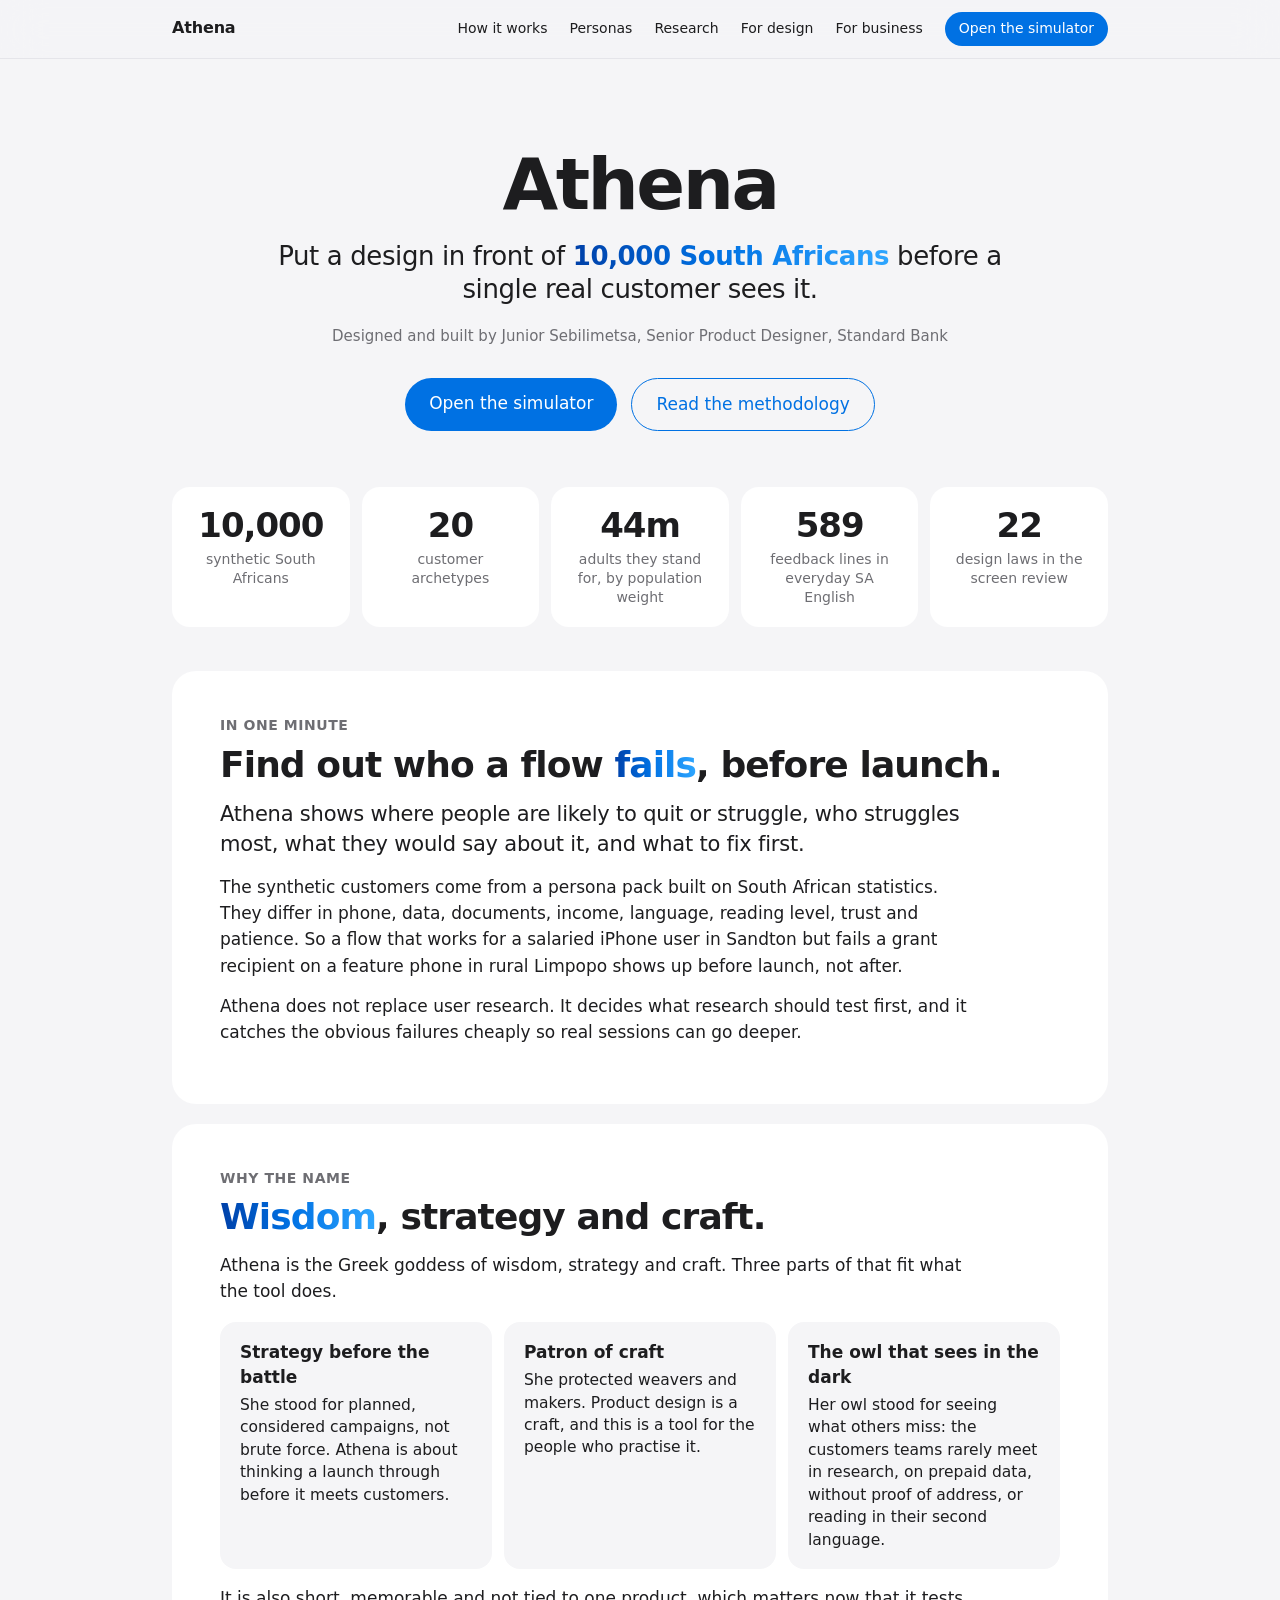
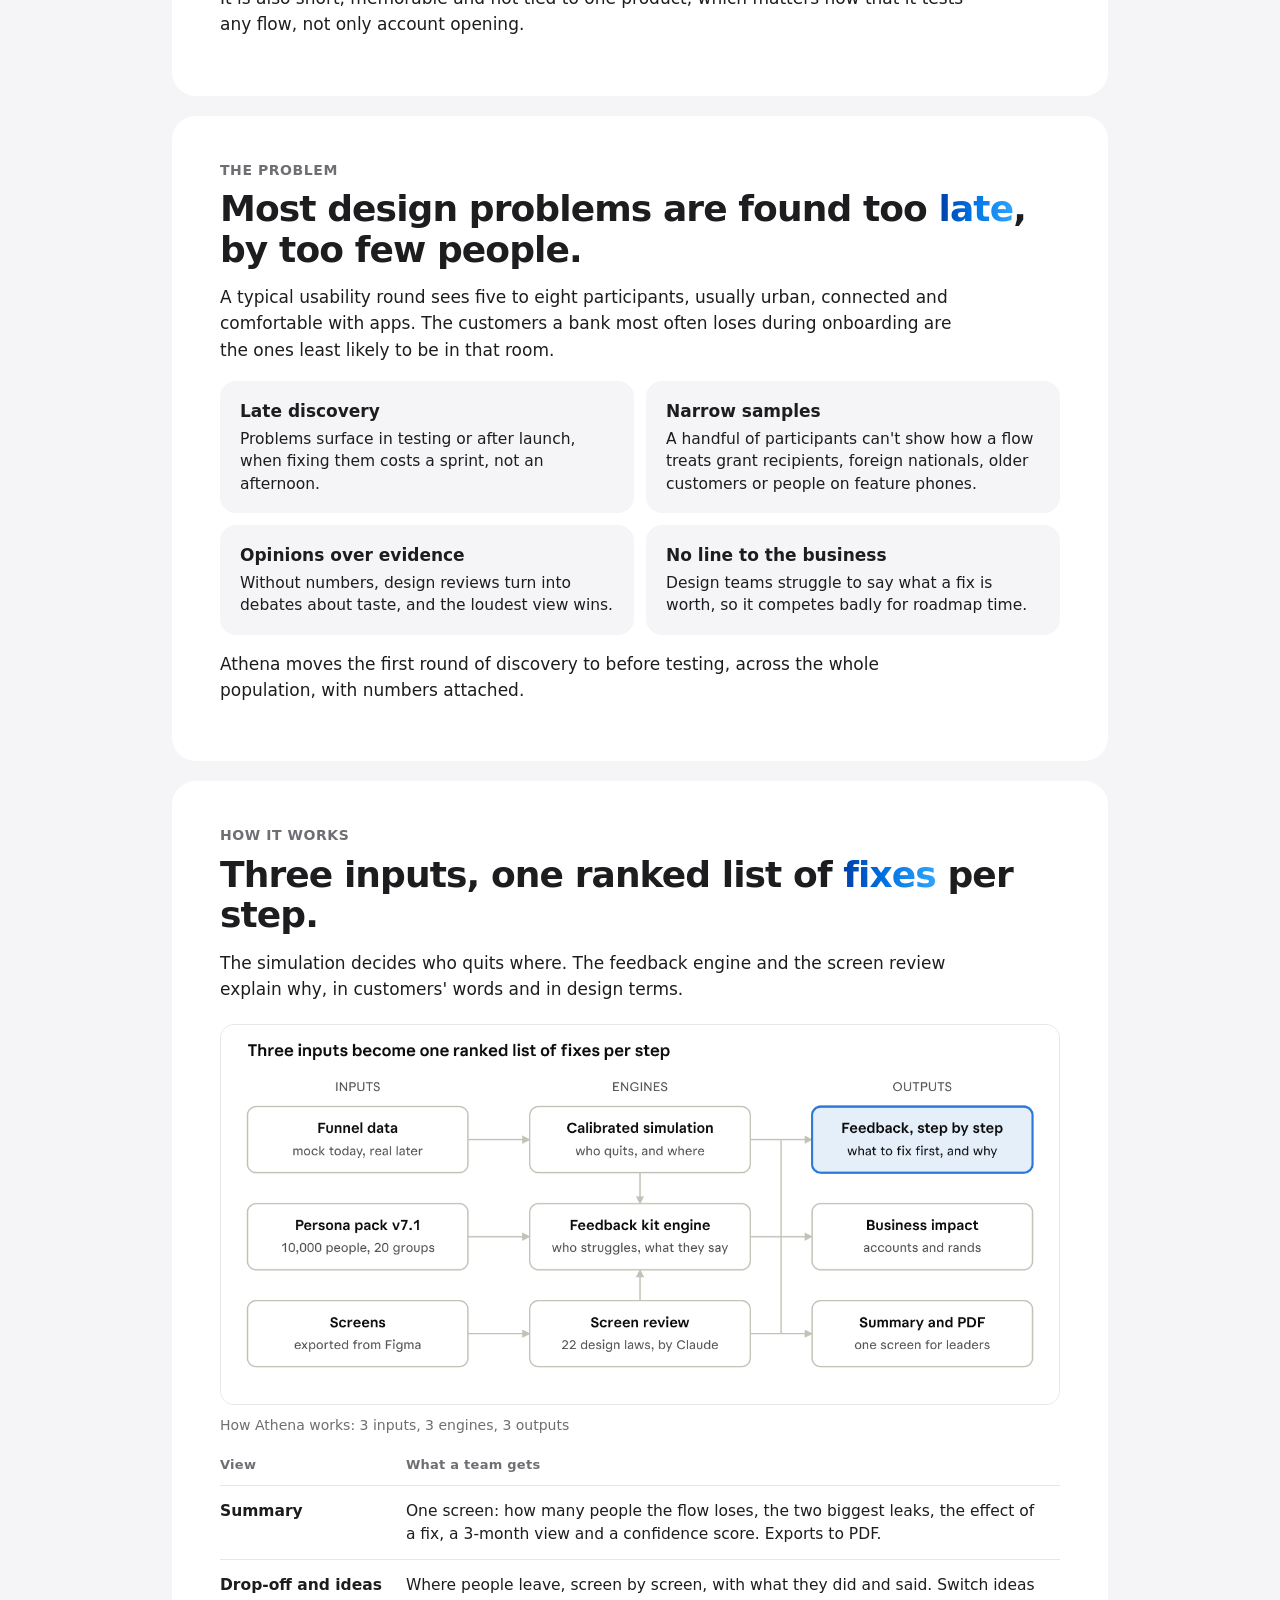
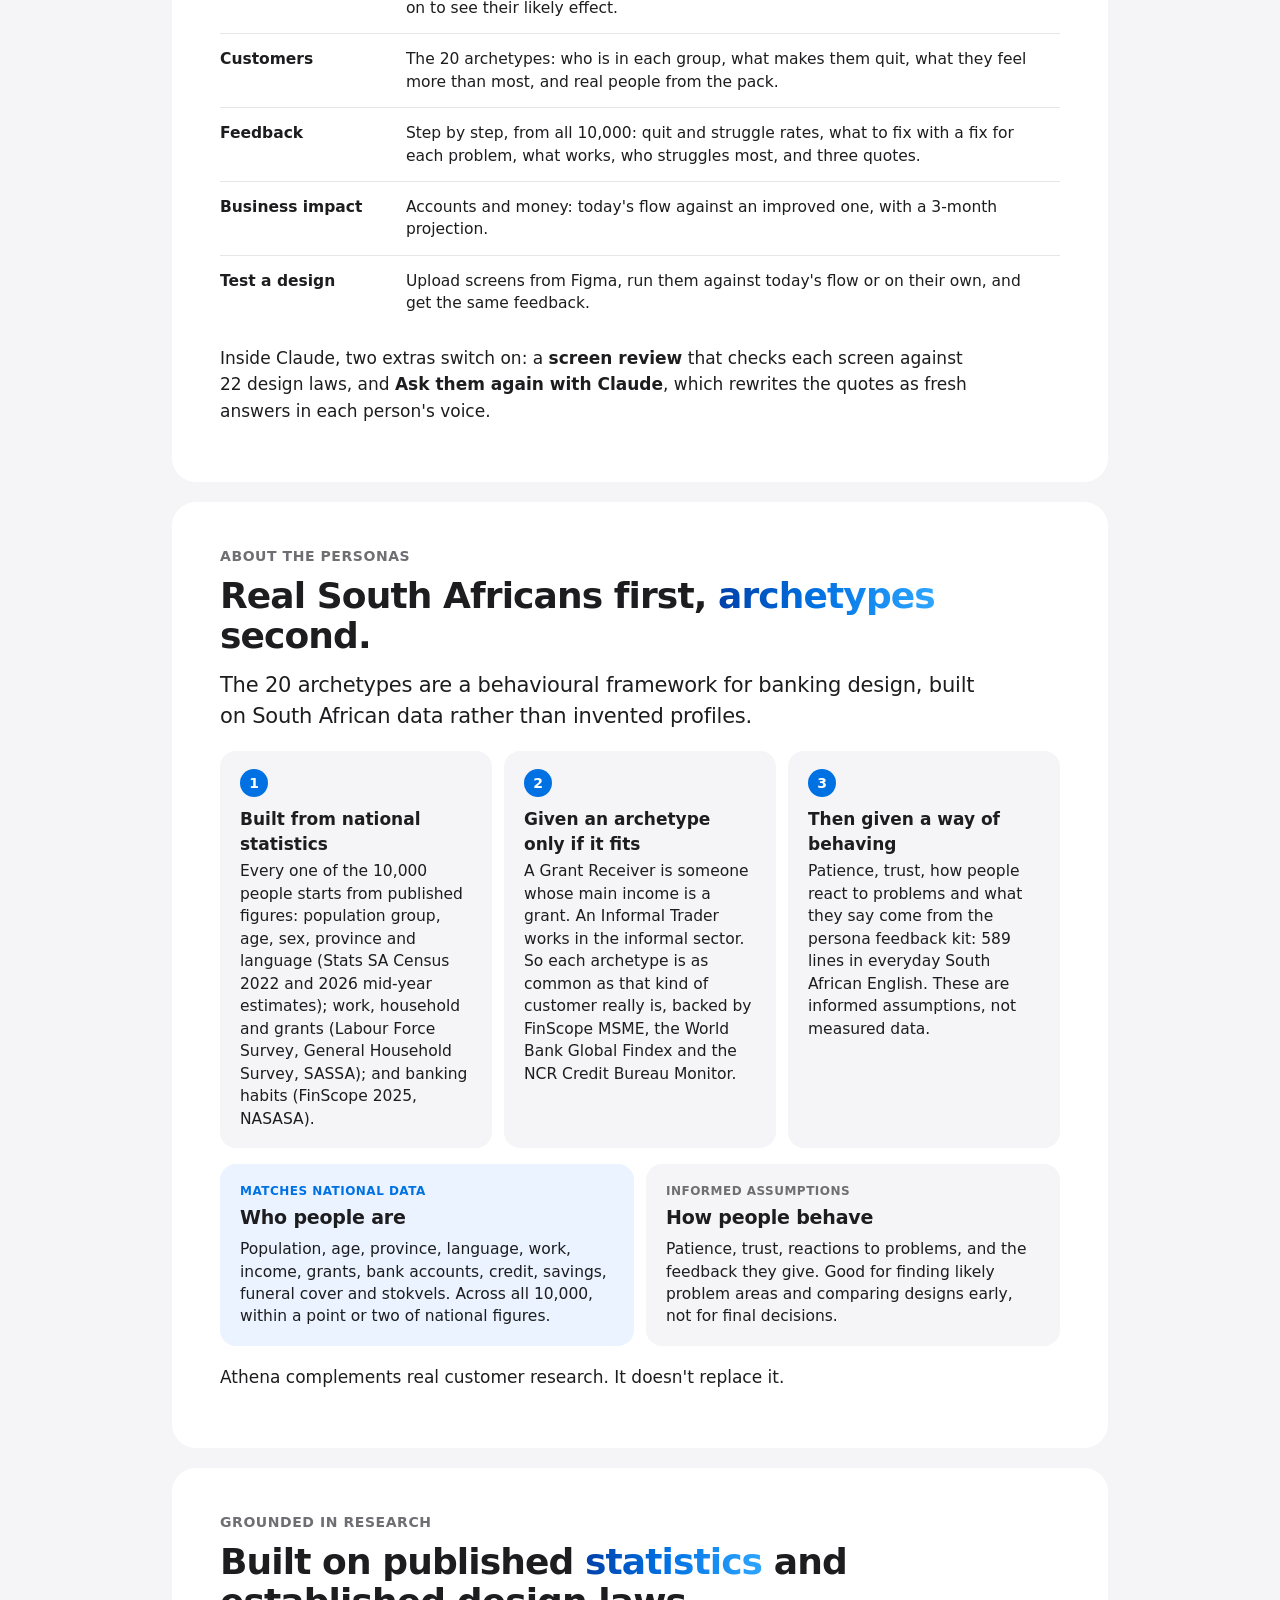
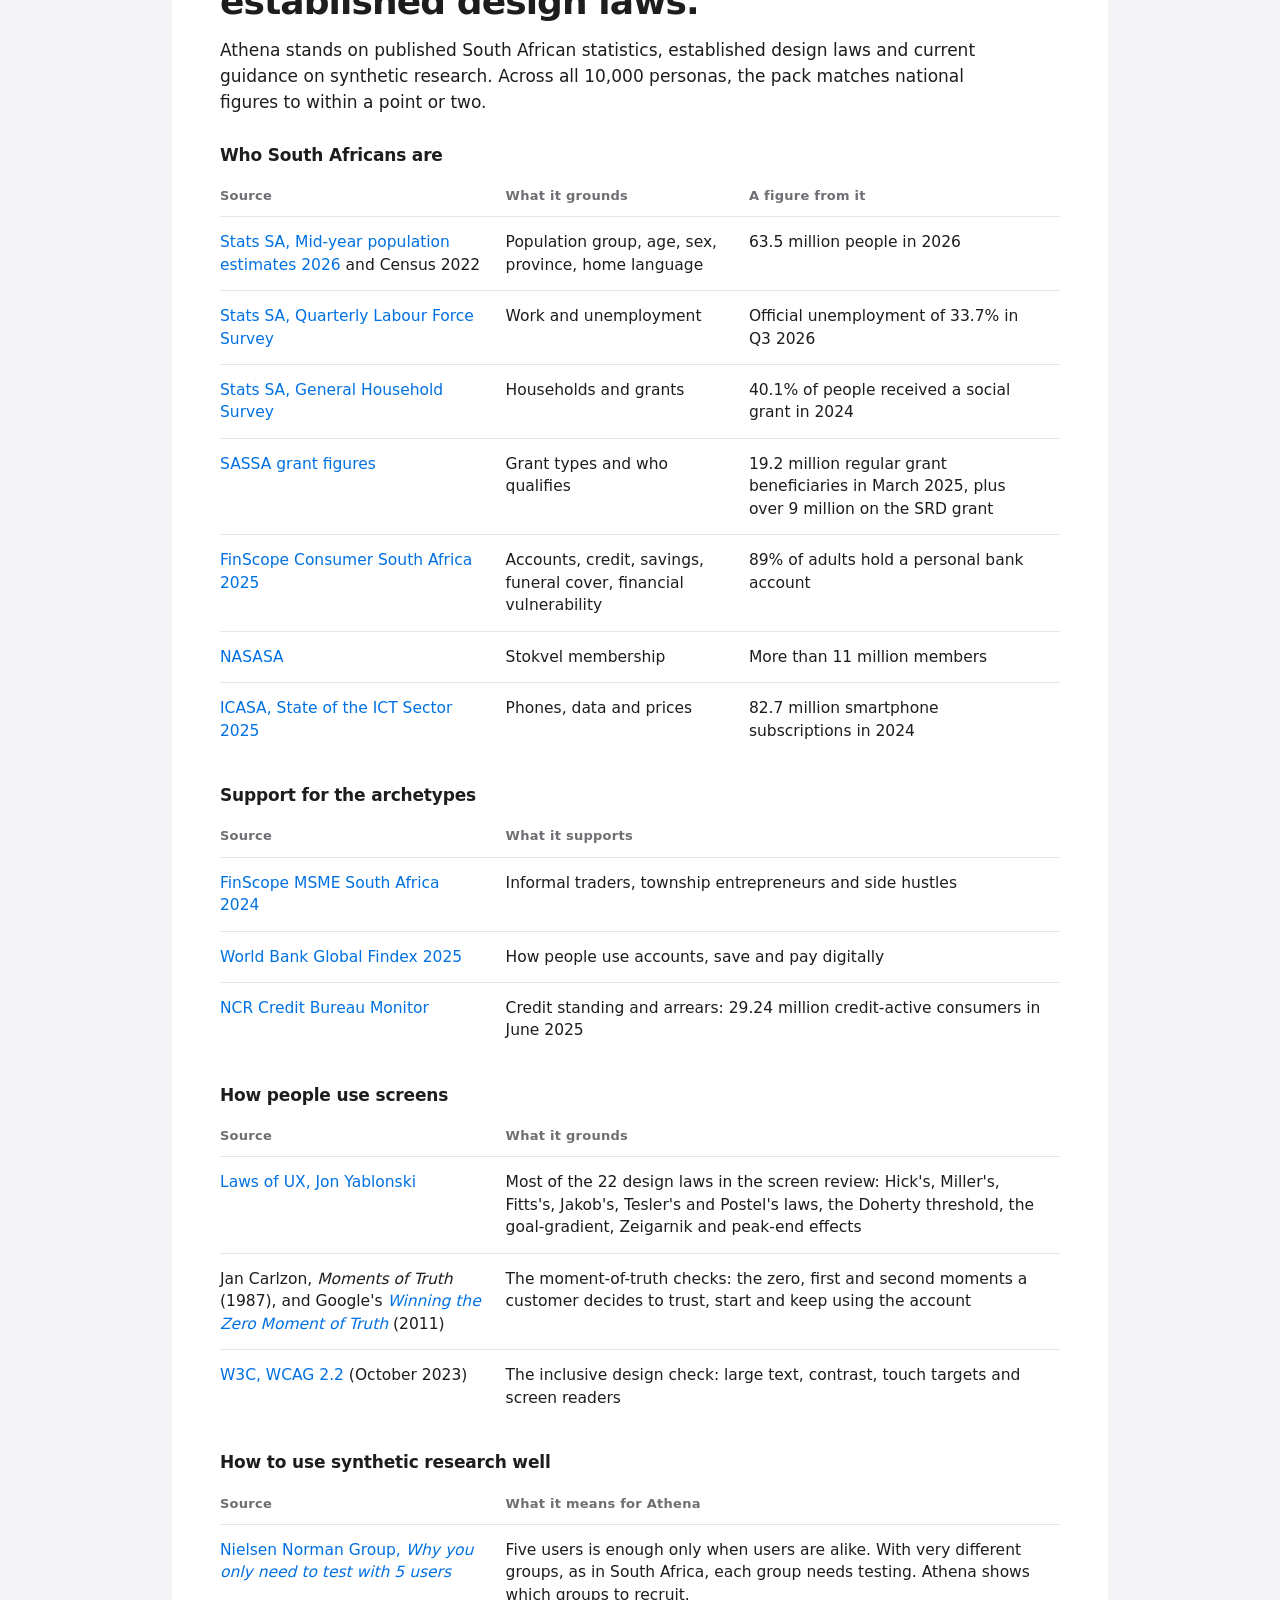
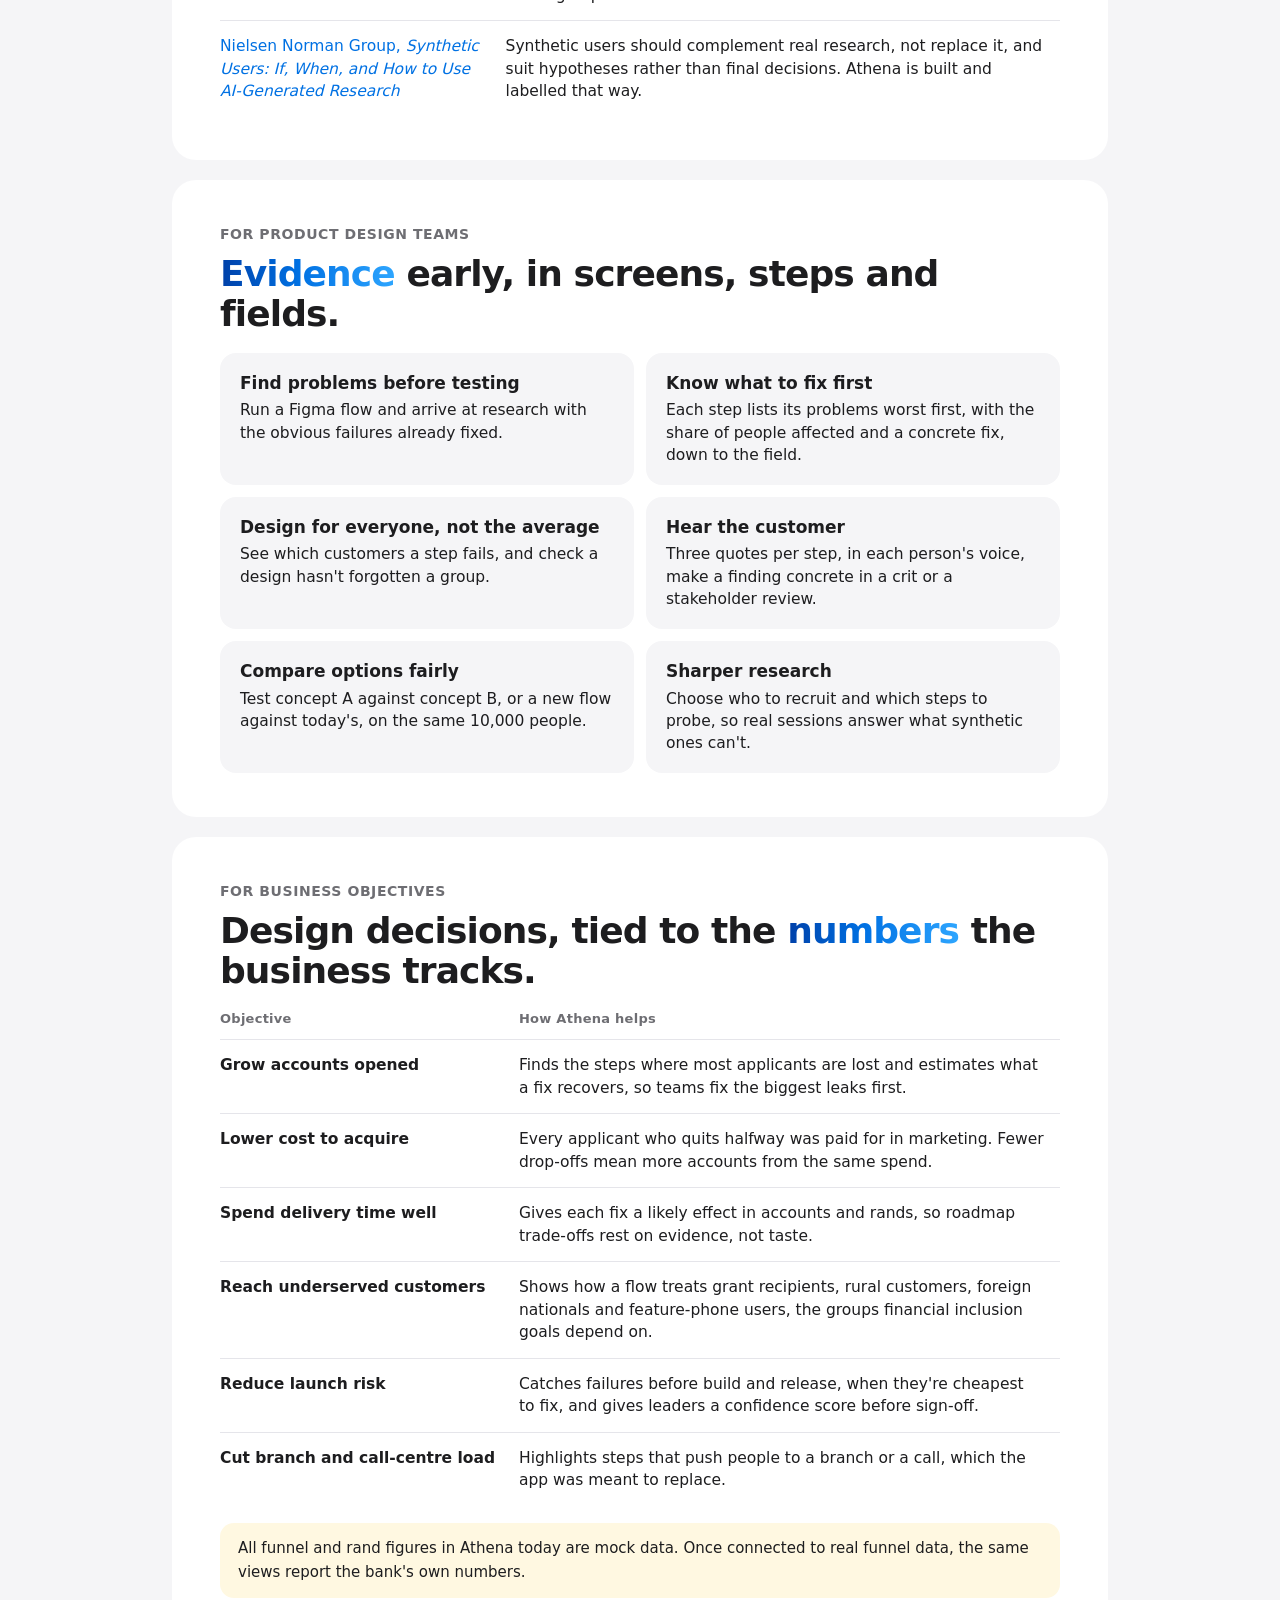
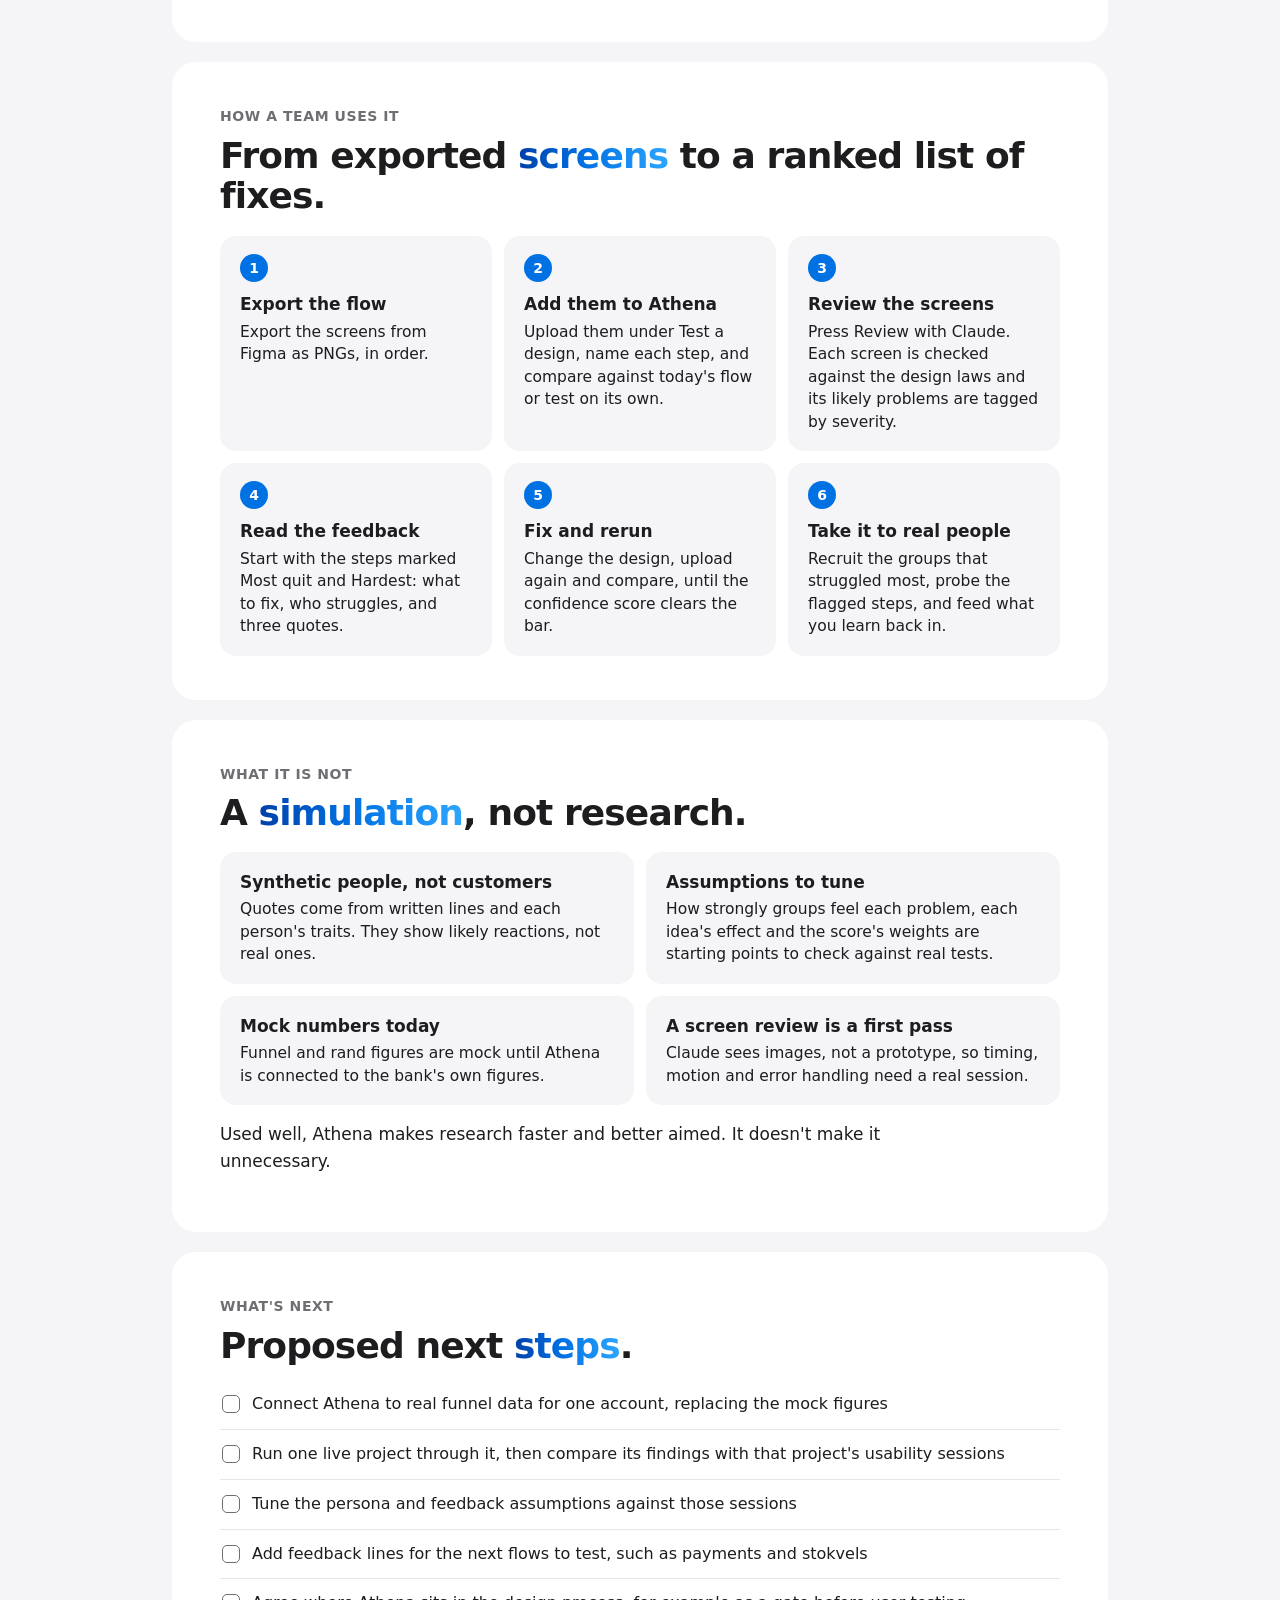
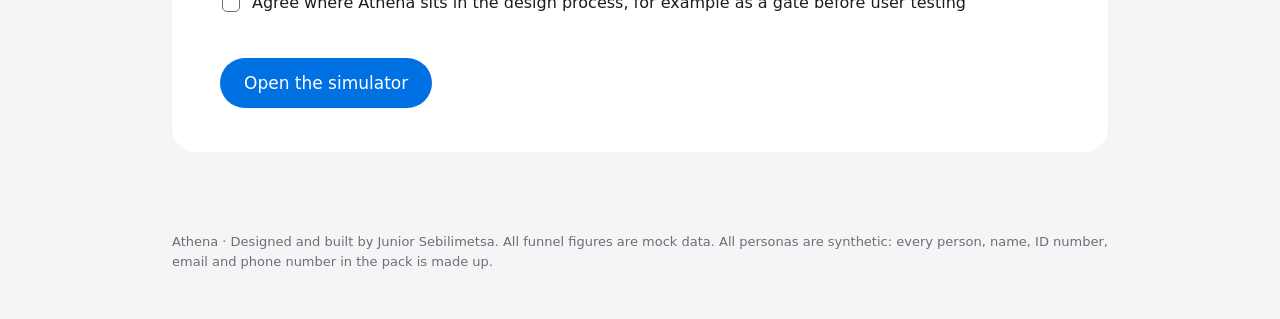
<file: index.html>
<!DOCTYPE html>
<html lang="en">
<head>
<meta charset="utf-8">
<meta name="viewport" content="width=device-width, initial-scale=1">
<title>Athena: test designs with South Africa before you ship</title>
<meta name="description" content="Athena lets a design team put a flow in front of 10,000 synthetic South Africans before a single real customer sees it.">
<style>
:root{--ink:#1d1d1f;--mut:#6e6e73;--line:#e5e5ea;--bg:#f5f5f7;--blue:#0071e3;--card:#fff}
*{box-sizing:border-box}
html{-webkit-text-size-adjust:100%}
body{margin:0;background:var(--bg);color:var(--ink);font-family:-apple-system,BlinkMacSystemFont,"SF Pro Text","SF Pro Display","Helvetica Neue",system-ui,sans-serif;font-size:17px;line-height:1.55;-webkit-font-smoothing:antialiased}
a{color:var(--blue);text-decoration:none}a:hover{text-decoration:underline}
nav{position:sticky;top:0;z-index:5;background:rgba(245,245,247,.82);backdrop-filter:saturate(180%) blur(20px);-webkit-backdrop-filter:saturate(180%) blur(20px);border-bottom:1px solid var(--line)}
nav .in{max-width:980px;margin:0 auto;padding:12px 22px;display:flex;align-items:center;gap:22px;font-size:14px}
nav b{font-size:16px;margin-right:auto;letter-spacing:-.01em}
nav a{color:var(--ink)}
nav .btn{background:var(--blue);color:#fff;border-radius:980px;padding:6px 14px}
.hero{max-width:980px;margin:0 auto;padding:88px 22px 56px;text-align:center}
.hero h1{font-size:72px;line-height:1.04;letter-spacing:-.035em;margin:0}
.hero .lead{font-size:26px;line-height:1.3;letter-spacing:-.015em;color:var(--ink);max-width:760px;margin:18px auto 0;font-weight:500}
.hero .by{color:var(--mut);font-size:15px;margin-top:18px}
.hl{background:linear-gradient(90deg,#0040a8 0%,#0071e3 45%,#2ea6ff 100%);-webkit-background-clip:text;background-clip:text;color:transparent;-webkit-text-fill-color:transparent;font-weight:600;-webkit-box-decoration-break:clone;box-decoration-break:clone}
h2 .hl{font-weight:inherit}
.cta{display:flex;gap:14px;justify-content:center;flex-wrap:wrap;margin-top:30px}
.cta a{border-radius:980px;padding:12px 24px;font-size:17px}
.cta .p{background:var(--blue);color:#fff}.cta .s{color:var(--blue);border:1px solid var(--blue)}
.cta a:hover{text-decoration:none;opacity:.9}
.stats{max-width:980px;margin:0 auto;padding:0 22px;display:grid;grid-template-columns:repeat(5,1fr);gap:12px}
.stats div{background:var(--card);border-radius:18px;padding:20px 18px;text-align:center}
.stats b{display:block;font-size:34px;letter-spacing:-.03em;line-height:1.1}
.stats span{display:block;color:var(--mut);font-size:14px;line-height:1.35;margin-top:6px}
main{max-width:980px;margin:0 auto;padding:24px 22px 80px}
section{background:var(--card);border-radius:24px;padding:44px 48px;margin-top:20px}
section h2{font-size:36px;letter-spacing:-.025em;line-height:1.12;margin:0 0 14px}
section .k{color:var(--mut);font-size:14px;font-weight:600;letter-spacing:.04em;text-transform:uppercase;margin-bottom:8px}
section p{margin:0 0 14px;max-width:760px}
section p.big{font-size:21px;line-height:1.45;letter-spacing:-.01em}
ul.pts{list-style:none;margin:18px 0 0;padding:0;display:grid;grid-template-columns:1fr 1fr;gap:12px}
ul.pts li{background:var(--bg);border-radius:16px;padding:18px 20px;font-size:15.5px;line-height:1.45}
ul.pts li b{display:block;font-size:17px;margin-bottom:4px}
ul.pts.three{grid-template-columns:repeat(3,1fr)}
figure{margin:22px 0 6px}figure img{width:100%;height:auto;border-radius:14px;border:1px solid var(--line);display:block}
figcaption{color:var(--mut);font-size:14px;margin-top:10px}
table{width:100%;border-collapse:collapse;margin-top:18px;font-size:15.5px}
th{text-align:left;font-size:13px;color:var(--mut);font-weight:600;letter-spacing:.02em;padding:0 16px 10px 0;border-bottom:1px solid var(--line)}
td{padding:14px 16px 14px 0;border-bottom:1px solid var(--line);vertical-align:top;line-height:1.45}
td:first-child{font-weight:600;white-space:nowrap;padding-right:24px}
tr:last-child td{border-bottom:0}
ol.steps{counter-reset:s;list-style:none;margin:20px 0 0;padding:0;display:grid;grid-template-columns:repeat(3,1fr);gap:12px}
ol.steps li{counter-increment:s;background:var(--bg);border-radius:16px;padding:18px 20px;font-size:15.5px;line-height:1.45}
ol.steps li::before{content:counter(s);display:inline-grid;place-items:center;width:28px;height:28px;border-radius:50%;background:var(--blue);color:#fff;font-weight:700;font-size:14px;margin-bottom:10px}
ol.steps li b{display:block;font-size:17px;margin-bottom:4px}
h3.sub{font-size:17px;margin:26px 0 0;letter-spacing:-.01em}
#research td:first-child{white-space:normal;font-weight:500;width:34%}
ol.steps.three{grid-template-columns:repeat(3,1fr)}
.mvsa{display:grid;grid-template-columns:1fr 1fr;gap:12px;margin-top:16px}.mvsa>div{border-radius:16px;padding:18px 20px}.mvsa b{display:block;font-size:19px;letter-spacing:-.01em;margin:2px 0 6px}.mvsa p{margin:0;font-size:15.5px;line-height:1.45}
.mv{background:#eaf3ff}.sa{background:var(--bg)}.mv-k{font-size:12px;font-weight:700;letter-spacing:.04em;text-transform:uppercase}.mv .mv-k{color:var(--blue)}.sa .mv-k{color:var(--mut)}
@media(max-width:820px){.mvsa{grid-template-columns:1fr}}
.note{background:#fff8e1;border-radius:14px;padding:14px 18px;font-size:15px;margin-top:18px}
.next{list-style:none;padding:0;margin:14px 0 0}.next li{padding:12px 0 12px 32px;border-top:1px solid var(--line);position:relative;font-size:16px}.next li:first-child{border-top:0}
.next li::before{content:"";position:absolute;left:2px;top:15px;width:16px;height:16px;border:1.5px solid var(--mut);border-radius:5px}
footer{max-width:980px;margin:0 auto;padding:0 22px 48px;color:var(--mut);font-size:13px;line-height:1.5}
@media(max-width:820px){.hero h1{font-size:52px}.hero .lead{font-size:21px}.stats{grid-template-columns:repeat(2,1fr)}.stats div:last-child{grid-column:1/-1}section{padding:30px 22px;border-radius:20px}section h2{font-size:28px}ul.pts,ul.pts.three,ol.steps{grid-template-columns:1fr}td:first-child{white-space:normal}nav .hide{display:none}}
</style>
</head>
<body>
<nav><div class="in"><b>Athena</b><a class="hide" href="#how">How it works</a><a class="hide" href="#personas">Personas</a><a class="hide" href="#research">Research</a><a class="hide" href="#design">For design</a><a class="hide" href="#business">For business</a><a class="btn" href="simulator.html">Open the simulator</a></div></nav>

<div class="hero">
<h1>Athena</h1>
<p class="lead">Put a design in front of <span class="hl">10,000 South Africans</span> before a single real customer sees it.</p>
<div class="by">Designed and built by Junior Sebilimetsa, Senior Product Designer, Standard Bank</div>
<div class="cta"><a class="p" href="simulator.html">Open the simulator</a><a class="s" href="https://github.com/Jay1724/athena/blob/main/docs/methodology.md">Read the methodology</a></div>
</div>

<div class="stats">
<div><b>10,000</b><span>synthetic South Africans</span></div>
<div><b>20</b><span>customer archetypes</span></div>
<div><b>44m</b><span>adults they stand for, by population weight</span></div>
<div><b>589</b><span>feedback lines in everyday SA English</span></div>
<div><b>22</b><span>design laws in the screen review</span></div>
</div>

<main>
<section>
<div class="k">In one minute</div>
<h2>Find out who a flow <span class="hl">fails</span>, before launch.</h2>
<p class="big">Athena shows where people are likely to quit or struggle, who struggles most, what they would say about it, and what to fix first.</p>
<p>The synthetic customers come from a persona pack built on South African statistics. They differ in phone, data, documents, income, language, reading level, trust and patience. So a flow that works for a salaried iPhone user in Sandton but fails a grant recipient on a feature phone in rural Limpopo shows up before launch, not after.</p>
<p>Athena does not replace user research. It decides what research should test first, and it catches the obvious failures cheaply so real sessions can go deeper.</p>
</section>

<section>
<div class="k">Why the name</div>
<h2><span class="hl">Wisdom</span>, strategy and craft.</h2>
<p>Athena is the Greek goddess of wisdom, strategy and craft. Three parts of that fit what the tool does.</p>
<ul class="pts three">
<li><b>Strategy before the battle</b>She stood for planned, considered campaigns, not brute force. Athena is about thinking a launch through before it meets customers.</li>
<li><b>Patron of craft</b>She protected weavers and makers. Product design is a craft, and this is a tool for the people who practise it.</li>
<li><b>The owl that sees in the dark</b>Her owl stood for seeing what others miss: the customers teams rarely meet in research, on prepaid data, without proof of address, or reading in their second language.</li>
</ul>
<p style="margin-top:16px">It is also short, memorable and not tied to one product, which matters now that it tests any flow, not only account opening.</p>
</section>

<section>
<div class="k">The problem</div>
<h2>Most design problems are found too <span class="hl">late</span>, by too few people.</h2>
<p>A typical usability round sees five to eight participants, usually urban, connected and comfortable with apps. The customers a bank most often loses during onboarding are the ones least likely to be in that room.</p>
<ul class="pts">
<li><b>Late discovery</b>Problems surface in testing or after launch, when fixing them costs a sprint, not an afternoon.</li>
<li><b>Narrow samples</b>A handful of participants can't show how a flow treats grant recipients, foreign nationals, older customers or people on feature phones.</li>
<li><b>Opinions over evidence</b>Without numbers, design reviews turn into debates about taste, and the loudest view wins.</li>
<li><b>No line to the business</b>Design teams struggle to say what a fix is worth, so it competes badly for roadmap time.</li>
</ul>
<p style="margin-top:16px">Athena moves the first round of discovery to before testing, across the whole population, with numbers attached.</p>
</section>

<section id="how">
<div class="k">How it works</div>
<h2>Three inputs, one ranked list of <span class="hl">fixes</span> per step.</h2>
<p>The simulation decides who quits where. The feedback engine and the screen review explain why, in customers' words and in design terms.</p>
<figure><img src="docs/img/how-athena-works.png" alt="Funnel data, the persona pack and the screens feed a calibrated simulation, the feedback kit engine and a screen review, which produce step-by-step feedback, business impact and a summary."><figcaption>How Athena works: 3 inputs, 3 engines, 3 outputs</figcaption></figure>
<table>
<tr><th>View</th><th>What a team gets</th></tr>
<tr><td>Summary</td><td>One screen: how many people the flow loses, the two biggest leaks, the effect of a fix, a 3-month view and a confidence score. Exports to PDF.</td></tr>
<tr><td>Drop-off and ideas</td><td>Where people leave, screen by screen, with what they did and said. Switch ideas on to see their likely effect.</td></tr>
<tr><td>Customers</td><td>The 20 archetypes: who is in each group, what makes them quit, what they feel more than most, and real people from the pack.</td></tr>
<tr><td>Feedback</td><td>Step by step, from all 10,000: quit and struggle rates, what to fix with a fix for each problem, what works, who struggles most, and three quotes.</td></tr>
<tr><td>Business impact</td><td>Accounts and money: today's flow against an improved one, with a 3-month projection.</td></tr>
<tr><td>Test a design</td><td>Upload screens from Figma, run them against today's flow or on their own, and get the same feedback.</td></tr>
</table>
<p style="margin-top:16px">Inside Claude, two extras switch on: a <b>screen review</b> that checks each screen against 22 design laws, and <b>Ask them again with Claude</b>, which rewrites the quotes as fresh answers in each person's voice.</p>
</section>

<section id="personas">
<div class="k">About the personas</div>
<h2>Real South Africans first, <span class="hl">archetypes</span> second.</h2>
<p class="big">The 20 archetypes are a behavioural framework for banking design, built on South African data rather than invented profiles.</p>
<ol class="steps three">
<li><b>Built from national statistics</b>Every one of the 10,000 people starts from published figures: population group, age, sex, province and language (Stats SA Census 2022 and 2026 mid-year estimates); work, household and grants (Labour Force Survey, General Household Survey, SASSA); and banking habits (FinScope 2025, NASASA).</li>
<li><b>Given an archetype only if it fits</b>A Grant Receiver is someone whose main income is a grant. An Informal Trader works in the informal sector. So each archetype is as common as that kind of customer really is, backed by FinScope MSME, the World Bank Global Findex and the NCR Credit Bureau Monitor.</li>
<li><b>Then given a way of behaving</b>Patience, trust, how people react to problems and what they say come from the persona feedback kit: 589 lines in everyday South African English. These are informed assumptions, not measured data.</li>
</ol>
<div class="mvsa">
<div class="mv"><div class="mv-k">Matches national data</div><b>Who people are</b><p>Population, age, province, language, work, income, grants, bank accounts, credit, savings, funeral cover and stokvels. Across all 10,000, within a point or two of national figures.</p></div>
<div class="sa"><div class="mv-k">Informed assumptions</div><b>How people behave</b><p>Patience, trust, reactions to problems, and the feedback they give. Good for finding likely problem areas and comparing designs early, not for final decisions.</p></div>
</div>
<p style="margin-top:18px">Athena complements real customer research. It doesn't replace it.</p>
</section>

<section id="research">
<div class="k">Grounded in research</div>
<h2>Built on published <span class="hl">statistics</span> and established design laws.</h2>
<p>Athena stands on published South African statistics, established design laws and current guidance on synthetic research. Across all 10,000 personas, the pack matches national figures to within a point or two.</p>
<h3 class="sub">Who South Africans are</h3>
<table>
<tr><th>Source</th><th>What it grounds</th><th>A figure from it</th></tr>
<tr><td><a href="https://www.statssa.gov.za/?p=19764">Stats SA, Mid-year population estimates 2026</a> and Census 2022</td><td>Population group, age, sex, province, home language</td><td>63.5 million people in 2026</td></tr>
<tr><td><a href="https://www.sanews.gov.za/node/85558">Stats SA, Quarterly Labour Force Survey</a></td><td>Work and unemployment</td><td>Official unemployment of 33.7% in Q3 2026</td></tr>
<tr><td><a href="https://www.statssa.gov.za/publications/P0318/MEDIA%20RELEASE%20-%20%20GHS%202024.pdf">Stats SA, General Household Survey</a></td><td>Households and grants</td><td>40.1% of people received a social grant in 2024</td></tr>
<tr><td><a href="https://www.joburgetc.com/?p=57478">SASSA grant figures</a></td><td>Grant types and who qualifies</td><td>19.2 million regular grant beneficiaries in March 2025, plus over 9 million on the SRD grant</td></tr>
<tr><td><a href="https://finmark.org.za/Publications/FinScope_2025_Launch.pdf">FinScope Consumer South Africa 2025</a></td><td>Accounts, credit, savings, funeral cover, financial vulnerability</td><td>89% of adults hold a personal bank account</td></tr>
<tr><td><a href="https://www.ewn.co.za/more-than-11-million-south-africans-are-members-of-stokvels-nasasa">NASASA</a></td><td>Stokvel membership</td><td>More than 11 million members</td></tr>
<tr><td><a href="https://www.icasa.org.za/uploads/files/The-State-of-the-ICT-Sector-Report-of-South-Africa-2025.pdf">ICASA, State of the ICT Sector 2025</a></td><td>Phones, data and prices</td><td>82.7 million smartphone subscriptions in 2024</td></tr>
</table>
<h3 class="sub">Support for the archetypes</h3>
<table>
<tr><th>Source</th><th>What it supports</th></tr>
<tr><td><a href="https://www.finmark.org.za/knowledge-hub/articles">FinScope MSME South Africa 2024</a></td><td>Informal traders, township entrepreneurs and side hustles</td></tr>
<tr><td><a href="https://microdata.worldbank.org/catalog/7977/related-materials">World Bank Global Findex 2025</a></td><td>How people use accounts, save and pay digitally</td></tr>
<tr><td><a href="https://www.ncr.org.za/documents/CBM/CBM%20Q2%202025.pdf">NCR Credit Bureau Monitor</a></td><td>Credit standing and arrears: 29.24 million credit-active consumers in June 2025</td></tr>
</table>
<h3 class="sub">How people use screens</h3>
<table>
<tr><th>Source</th><th>What it grounds</th></tr>
<tr><td><a href="https://lawsofux.com/">Laws of UX, Jon Yablonski</a></td><td>Most of the 22 design laws in the screen review: Hick's, Miller's, Fitts's, Jakob's, Tesler's and Postel's laws, the Doherty threshold, the goal-gradient, Zeigarnik and peak-end effects</td></tr>
<tr><td>Jan Carlzon, <i>Moments of Truth</i> (1987), and Google's <a href="https://agency.googleblog.com/2011/06/zero-moment-of-truth-new-marketing.html"><i>Winning the Zero Moment of Truth</i></a> (2011)</td><td>The moment-of-truth checks: the zero, first and second moments a customer decides to trust, start and keep using the account</td></tr>
<tr><td><a href="https://www.w3.org/WAI/news/2023-10-05/wcag22rec">W3C, WCAG 2.2</a> (October 2023)</td><td>The inclusive design check: large text, contrast, touch targets and screen readers</td></tr>
</table>
<h3 class="sub">How to use synthetic research well</h3>
<table>
<tr><th>Source</th><th>What it means for Athena</th></tr>
<tr><td><a href="https://nngroup.com/articles/why-you-only-need-to-test-with-5-users/">Nielsen Norman Group, <i>Why you only need to test with 5 users</i></a></td><td>Five users is enough only when users are alike. With very different groups, as in South Africa, each group needs testing. Athena shows which groups to recruit.</td></tr>
<tr><td><a href="https://nngroup.com/articles/synthetic-users/">Nielsen Norman Group, <i>Synthetic Users: If, When, and How to Use AI-Generated Research</i></a></td><td>Synthetic users should complement real research, not replace it, and suit hypotheses rather than final decisions. Athena is built and labelled that way.</td></tr>
</table>
</section>

<section id="design">
<div class="k">For product design teams</div>
<h2><span class="hl">Evidence</span> early, in screens, steps and fields.</h2>
<ul class="pts">
<li><b>Find problems before testing</b>Run a Figma flow and arrive at research with the obvious failures already fixed.</li>
<li><b>Know what to fix first</b>Each step lists its problems worst first, with the share of people affected and a concrete fix, down to the field.</li>
<li><b>Design for everyone, not the average</b>See which customers a step fails, and check a design hasn't forgotten a group.</li>
<li><b>Hear the customer</b>Three quotes per step, in each person's voice, make a finding concrete in a crit or a stakeholder review.</li>
<li><b>Compare options fairly</b>Test concept A against concept B, or a new flow against today's, on the same 10,000 people.</li>
<li><b>Sharper research</b>Choose who to recruit and which steps to probe, so real sessions answer what synthetic ones can't.</li>
</ul>
</section>

<section id="business">
<div class="k">For business objectives</div>
<h2>Design decisions, tied to the <span class="hl">numbers</span> the business tracks.</h2>
<table>
<tr><th>Objective</th><th>How Athena helps</th></tr>
<tr><td>Grow accounts opened</td><td>Finds the steps where most applicants are lost and estimates what a fix recovers, so teams fix the biggest leaks first.</td></tr>
<tr><td>Lower cost to acquire</td><td>Every applicant who quits halfway was paid for in marketing. Fewer drop-offs mean more accounts from the same spend.</td></tr>
<tr><td>Spend delivery time well</td><td>Gives each fix a likely effect in accounts and rands, so roadmap trade-offs rest on evidence, not taste.</td></tr>
<tr><td>Reach underserved customers</td><td>Shows how a flow treats grant recipients, rural customers, foreign nationals and feature-phone users, the groups financial inclusion goals depend on.</td></tr>
<tr><td>Reduce launch risk</td><td>Catches failures before build and release, when they're cheapest to fix, and gives leaders a confidence score before sign-off.</td></tr>
<tr><td>Cut branch and call-centre load</td><td>Highlights steps that push people to a branch or a call, which the app was meant to replace.</td></tr>
</table>
<div class="note">All funnel and rand figures in Athena today are mock data. Once connected to real funnel data, the same views report the bank's own numbers.</div>
</section>

<section>
<div class="k">How a team uses it</div>
<h2>From exported <span class="hl">screens</span> to a ranked list of fixes.</h2>
<ol class="steps">
<li><b>Export the flow</b>Export the screens from Figma as PNGs, in order.</li>
<li><b>Add them to Athena</b>Upload them under Test a design, name each step, and compare against today's flow or test on its own.</li>
<li><b>Review the screens</b>Press Review with Claude. Each screen is checked against the design laws and its likely problems are tagged by severity.</li>
<li><b>Read the feedback</b>Start with the steps marked Most quit and Hardest: what to fix, who struggles, and three quotes.</li>
<li><b>Fix and rerun</b>Change the design, upload again and compare, until the confidence score clears the bar.</li>
<li><b>Take it to real people</b>Recruit the groups that struggled most, probe the flagged steps, and feed what you learn back in.</li>
</ol>
</section>

<section>
<div class="k">What it is not</div>
<h2>A <span class="hl">simulation</span>, not research.</h2>
<ul class="pts">
<li><b>Synthetic people, not customers</b>Quotes come from written lines and each person's traits. They show likely reactions, not real ones.</li>
<li><b>Assumptions to tune</b>How strongly groups feel each problem, each idea's effect and the score's weights are starting points to check against real tests.</li>
<li><b>Mock numbers today</b>Funnel and rand figures are mock until Athena is connected to the bank's own figures.</li>
<li><b>A screen review is a first pass</b>Claude sees images, not a prototype, so timing, motion and error handling need a real session.</li>
</ul>
<p style="margin-top:16px">Used well, Athena makes research faster and better aimed. It doesn't make it unnecessary.</p>
</section>

<section>
<div class="k">What's next</div>
<h2>Proposed next <span class="hl">steps</span>.</h2>
<ul class="next">
<li>Connect Athena to real funnel data for one account, replacing the mock figures</li>
<li>Run one live project through it, then compare its findings with that project's usability sessions</li>
<li>Tune the persona and feedback assumptions against those sessions</li>
<li>Add feedback lines for the next flows to test, such as payments and stokvels</li>
<li>Agree where Athena sits in the design process, for example as a gate before user testing</li>
</ul>
<div class="cta" style="justify-content:flex-start"><a class="p" href="simulator.html">Open the simulator</a></div>
</section>
</main>
<footer>Athena · Designed and built by Junior Sebilimetsa. All funnel figures are mock data. All personas are synthetic: every person, name, ID number, email and phone number in the pack is made up.</footer>
</body>
</html>
</file>
